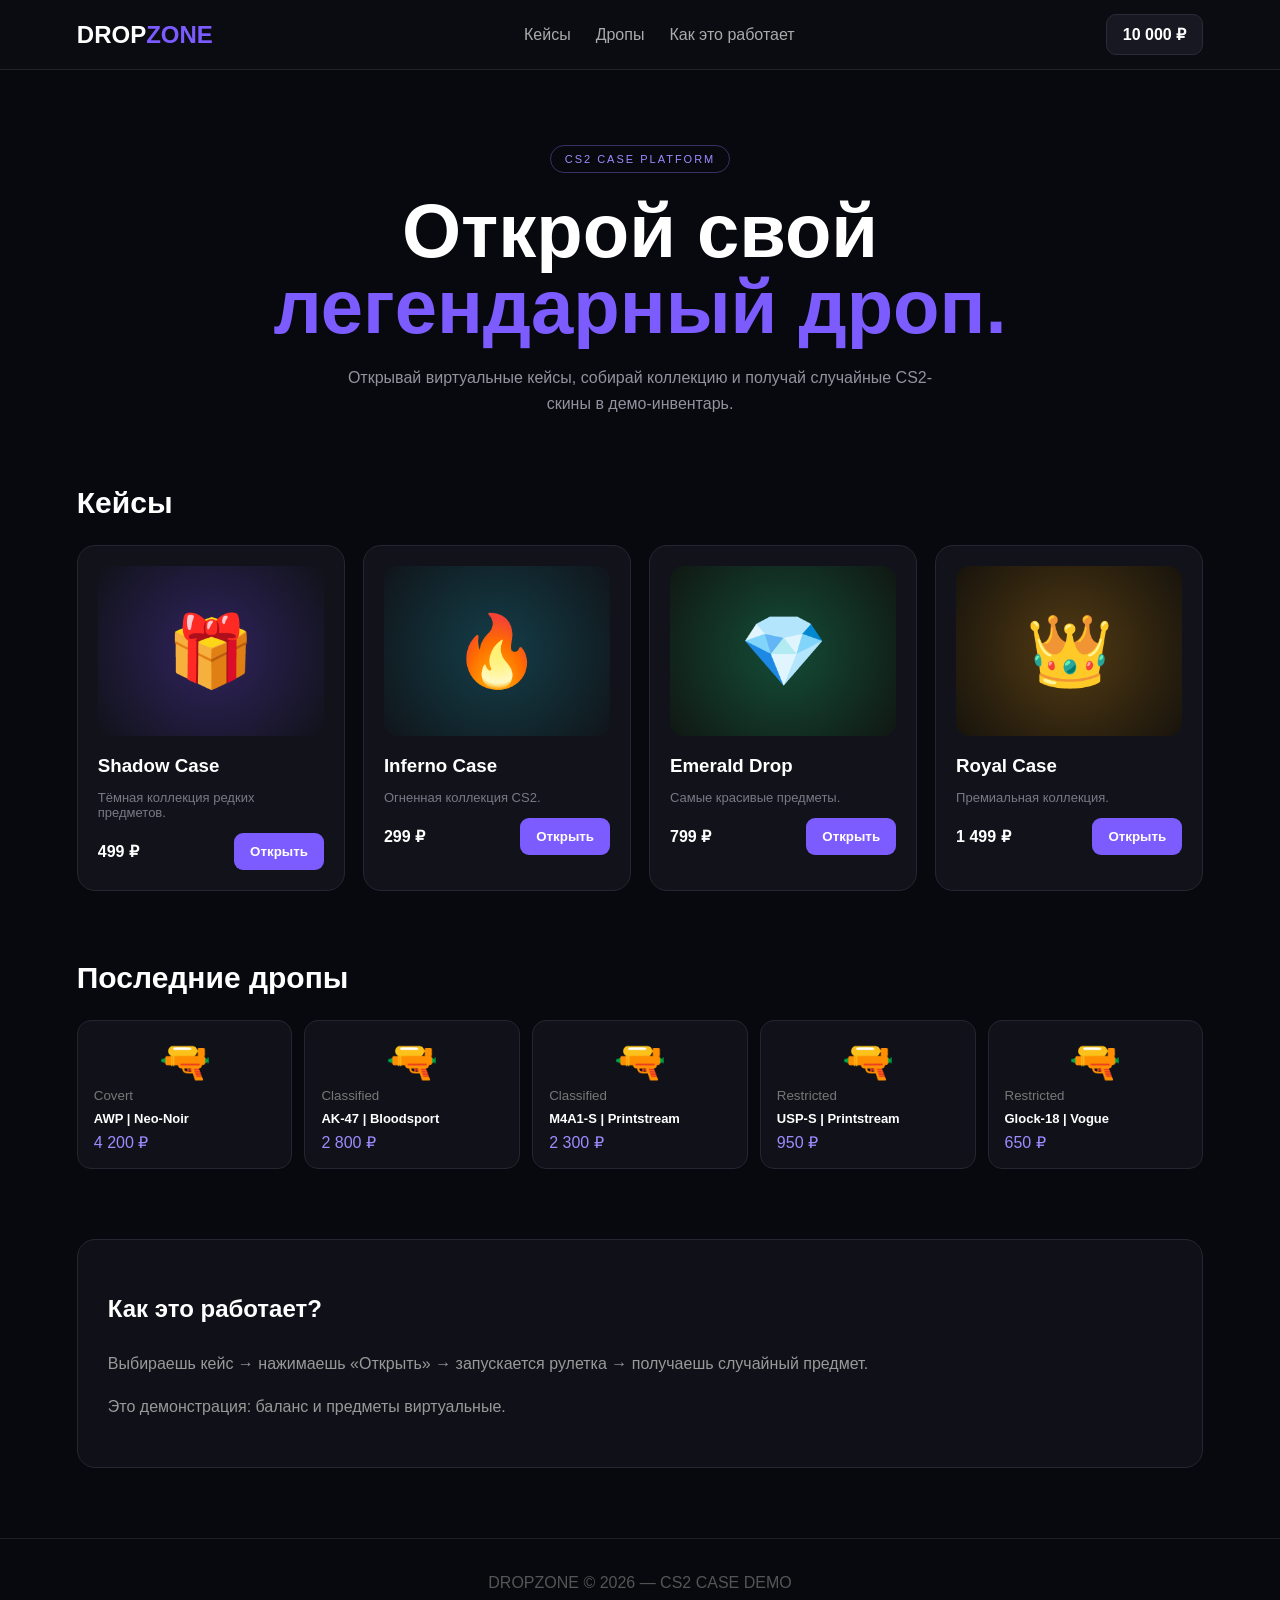
<file: index.html>
<!doctype html>
<html lang="ru">
<head>
<meta charset="utf-8">
<meta name="viewport" content="width=device-width,initial-scale=1">
<title>DROPZONE — CS2 Cases</title>
<style>
*{box-sizing:border-box}
body{margin:0;background:#08090e;color:#fff;font-family:Arial,sans-serif}
.header{height:70px;padding:0 6%;display:flex;align-items:center;justify-content:space-between;background:#0b0c12;border-bottom:1px solid #222}
.logo{font-size:24px;font-weight:900}.logo span{color:#7c5cff}
.nav{display:flex;gap:25px}.nav a{color:#aaa;text-decoration:none}
.balance{background:#171821;border:1px solid #292b38;padding:10px 16px;border-radius:10px;font-weight:bold}
.hero{text-align:center;padding:75px 6% 45px}.badge{display:inline-block;color:#9b8cff;border:1px solid #393064;padding:7px 14px;border-radius:30px;font-size:11px;letter-spacing:2px}
.hero h1{font-size:clamp(40px,8vw,76px);line-height:1;margin:20px 0}.hero h1 span{color:#7c5cff}
.hero p{color:#92939e;max-width:600px;margin:auto;line-height:1.6}
.section{width:88%;max-width:1200px;margin:0 auto 70px}.section-title{font-size:30px}
.cases{display:grid;grid-template-columns:repeat(4,1fr);gap:18px}
.case{background:#12131a;border:1px solid #252631;border-radius:18px;padding:20px}
.case-art{height:170px;border-radius:14px;background:radial-gradient(circle,#30245e,#11121a);display:flex;align-items:center;justify-content:center;font-size:70px}
.case:nth-child(2) .case-art{background:radial-gradient(circle,#143e49,#10151a)}
.case:nth-child(3) .case-art{background:radial-gradient(circle,#144d37,#101712)}
.case:nth-child(4) .case-art{background:radial-gradient(circle,#533b13,#17130c)}
.case h3{margin-bottom:8px}.case p{color:#777985;font-size:13px}
.case-bottom{display:flex;justify-content:space-between;align-items:center}
.open-btn{border:0;background:#7c5cff;color:white;padding:11px 16px;border-radius:9px;font-weight:bold;cursor:pointer}
.drops{display:grid;grid-template-columns:repeat(5,1fr);gap:12px}.drop{background:#111219;border:1px solid #232530;border-radius:14px;padding:16px}
.drop-img{text-align:center;font-size:42px}.drop small{color:#777}.drop strong{display:block;margin:7px 0;font-size:13px}.drop-price{color:#9b8cff}
.info{background:#101118;border:1px solid #242631;border-radius:18px;padding:30px;color:#999;line-height:1.7}.info h2{color:#fff}
.footer{text-align:center;padding:35px;color:#555;border-top:1px solid #1c1d25}
.modal{position:fixed;inset:0;z-index:9999;background:rgba(0,0,0,.9);display:flex;align-items:center;justify-content:center;padding:12px}
.modal-box{width:100%;max-width:1050px;background:#101117;border:1px solid #292b38;border-radius:22px;padding:24px;overflow:hidden}
.modal-title{text-align:center;color:#999;letter-spacing:3px;margin-bottom:20px}
.roulette{position:relative;height:210px;background:#08090e;border-radius:15px;overflow:hidden}
.pointer{position:absolute;z-index:10;left:50%;top:0;bottom:0;width:3px;background:#fff;transform:translateX(-50%);box-shadow:0 0 20px #7c5cff}
.pointer:before{content:"";position:absolute;top:0;left:50%;transform:translateX(-50%);border-left:9px solid transparent;border-right:9px solid transparent;border-top:13px solid white}
.track{position:absolute;top:10px;left:0;height:190px;display:flex;transition:transform 5s cubic-bezier(.08,.7,.12,1)}
.roulette-card{width:170px;min-width:170px;height:190px;padding:15px;text-align:center;border-right:1px solid #1e2029;background:linear-gradient(180deg,rgba(124,92,255,.14),rgba(255,255,255,.01))}
.roulette-img{height:70px;display:flex;align-items:center;justify-content:center;font-size:45px}
.roulette-rarity{color:#9b8cff;font-size:10px;letter-spacing:1px;text-transform:uppercase}
.roulette-name{margin-top:7px;font-size:12px;font-weight:bold;white-space:nowrap;overflow:hidden;text-overflow:ellipsis}
.roulette-price{color:#777;margin-top:7px;font-size:12px}.result{text-align:center;min-height:90px;padding-top:18px}
.result-rarity{color:#9b8cff;font-size:11px;letter-spacing:3px}.result-name{font-size:23px;font-weight:bold;margin-top:7px}
.result-price{color:#9b8cff;font-size:18px;margin-top:7px}.take-btn{margin-top:15px;padding:12px 30px;border:0;border-radius:10px;background:#fff;color:#111;font-weight:bold;cursor:pointer}
@media(max-width:850px){.nav{display:none}.cases{grid-template-columns:repeat(2,1fr)}.drops{grid-template-columns:repeat(2,1fr)}}
@media(max-width:550px){.header{padding:0 4%}.balance{font-size:12px;padding:8px}.hero{padding:55px 5% 35px}.section{width:92%}.cases{grid-template-columns:1fr}.roulette-card{width:145px;min-width:145px}.modal-box{padding:15px 8px}}
</style>
</head>
<body>
<header class="header">
<div class="logo">DROP<span>ZONE</span></div>
<nav class="nav"><a href="#cases">Кейсы</a><a href="#drops">Дропы</a><a href="#how">Как это работает</a></nav>
<div class="balance" id="balance">10 000 ₽</div>
</header>

<section class="hero">
<div class="badge">CS2 CASE PLATFORM</div>
<h1>Открой свой<br><span>легендарный дроп.</span></h1>
<p>Открывай виртуальные кейсы, собирай коллекцию и получай случайные CS2-скины в демо-инвентарь.</p>
</section>

<section class="section" id="cases">
<h2 class="section-title">Кейсы</h2>
<div class="cases">
<div class="case"><div class="case-art">🎁</div><h3>Shadow Case</h3><p>Тёмная коллекция редких предметов.</p><div class="case-bottom"><b>499 ₽</b><button class="open-btn" data-price="499">Открыть</button></div></div>
<div class="case"><div class="case-art">🔥</div><h3>Inferno Case</h3><p>Огненная коллекция CS2.</p><div class="case-bottom"><b>299 ₽</b><button class="open-btn" data-price="299">Открыть</button></div></div>
<div class="case"><div class="case-art">💎</div><h3>Emerald Drop</h3><p>Самые красивые предметы.</p><div class="case-bottom"><b>799 ₽</b><button class="open-btn" data-price="799">Открыть</button></div></div>
<div class="case"><div class="case-art">👑</div><h3>Royal Case</h3><p>Премиальная коллекция.</p><div class="case-bottom"><b>1 499 ₽</b><button class="open-btn" data-price="1499">Открыть</button></div></div>
</div>
</section>

<section class="section" id="drops">
<h2 class="section-title">Последние дропы</h2>
<div class="drops">
<div class="drop"><div class="drop-img">🔫</div><small>Covert</small><strong>AWP | Neo-Noir</strong><div class="drop-price">4 200 ₽</div></div>
<div class="drop"><div class="drop-img">🔫</div><small>Classified</small><strong>AK-47 | Bloodsport</strong><div class="drop-price">2 800 ₽</div></div>
<div class="drop"><div class="drop-img">🔫</div><small>Classified</small><strong>M4A1-S | Printstream</strong><div class="drop-price">2 300 ₽</div></div>
<div class="drop"><div class="drop-img">🔫</div><small>Restricted</small><strong>USP-S | Printstream</strong><div class="drop-price">950 ₽</div></div>
<div class="drop"><div class="drop-img">🔫</div><small>Restricted</small><strong>Glock-18 | Vogue</strong><div class="drop-price">650 ₽</div></div>
</div>
</section>

<section class="section" id="how"><div class="info"><h2>Как это работает?</h2><p>Выбираешь кейс → нажимаешь «Открыть» → запускается рулетка → получаешь случайный предмет.</p><p>Это демонстрация: баланс и предметы виртуальные.</p></div></section>
<footer class="footer">DROPZONE © 2026 — CS2 CASE DEMO</footer>

<script>
const skins=[
{name:"AWP | Neo-Noir",rarity:"Covert",price:4200,emoji:"🔫"},
{name:"AK-47 | Bloodsport",rarity:"Classified",price:2800,emoji:"🔫"},
{name:"M4A1-S | Printstream",rarity:"Classified",price:2300,emoji:"🔫"},
{name:"USP-S | Printstream",rarity:"Restricted",price:950,emoji:"🔫"},
{name:"Glock-18 | Vogue",rarity:"Restricted",price:650,emoji:"🔫"},
{name:"MP9 | Starlight Protector",rarity:"Mil-Spec",price:280,emoji:"🔫"}
];

let balance=10000;
let opening=false;

function openCase(price){
 if(opening)return;
 if(balance<price){alert("Недостаточно виртуального баланса!");return}
 opening=true;
 balance-=price;
 document.getElementById("balance").textContent=balance.toLocaleString("ru-RU")+" ₽";

 const winner=skins[Math.floor(Math.random()*skins.length)];
 const modal=document.createElement("div");
 modal.className="modal";
 modal.innerHTML='<div class="modal-box"><div class="modal-title">ОТКРЫТИЕ КЕЙСА</div><div class="roulette"><div class="pointer"></div><div class="track"></div></div><div class="result">Открываем...</div></div>';
 document.body.appendChild(modal);

 const track=modal.querySelector(".track");
 const winnerIndex=36;

 for(let i=0;i<45;i++){
  const skin=i===winnerIndex?winner:skins[Math.floor(Math.random()*skins.length)];
  const card=document.createElement("div");
  card.className="roulette-card";
  card.innerHTML='<div class="roulette-img">'+skin.emoji+'</div><div class="roulette-rarity">'+skin.rarity+'</div><div class="roulette-name">'+skin.name+'</div><div class="roulette-price">'+skin.price.toLocaleString("ru-RU")+' ₽</div>';
  track.appendChild(card);
 }

 requestAnimationFrame(function(){
  requestAnimationFrame(function(){
   const cardWidth=track.querySelector(".roulette-card").getBoundingClientRect().width;
   const rouletteWidth=modal.querySelector(".roulette").getBoundingClientRect().width;
   const target=winnerIndex*cardWidth-rouletteWidth/2+cardWidth/2;
   track.style.transform="translateX(-"+target+"px)";
  });
 });

 setTimeout(function(){
  const result=modal.querySelector(".result");
  result.innerHTML='<div class="result-rarity">'+winner.rarity+'</div><div class="result-name">'+winner.name+'</div><div class="result-price">'+winner.price.toLocaleString("ru-RU")+' ₽</div>';
  const take=document.createElement("button");
  take.className="take-btn";
  take.textContent="ЗАБРАТЬ";
  take.addEventListener("click",function(){modal.remove();opening=false;});
  result.appendChild(take);
 },5500);
}

document.querySelectorAll(".open-btn").forEach(function(btn){
 btn.addEventListener("click",function(){openCase(Number(btn.dataset.price));});
});
window.openCase=openCase;
</script>
</body>
</html>
</file>
